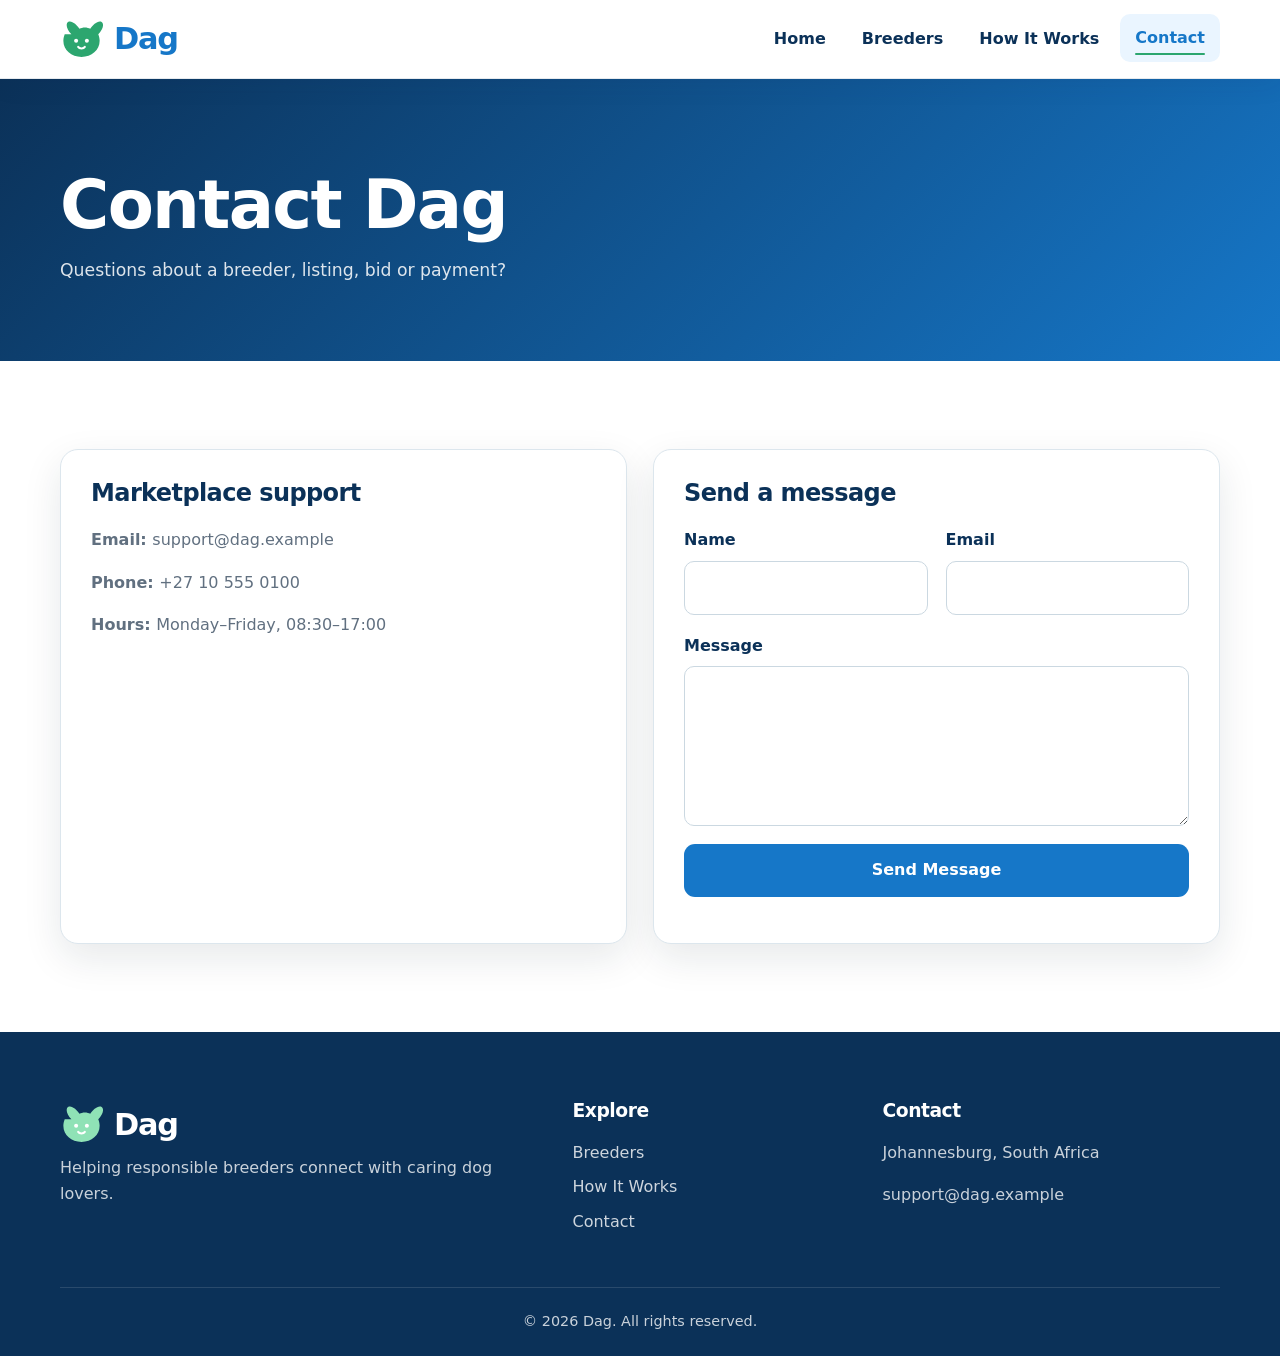
<file: contact.html>
<!DOCTYPE html>
<html lang="en">
 <head>
  <meta charset="utf-8"/>
  <meta content="width=device-width,initial-scale=1" name="viewport"/>
  <meta content="Dag dog marketplace" name="description"/>
  <title>
   Contact | Dag
  </title>
  <link href="assets/styles.css" rel="stylesheet"/>
 </head>
 <body>
  <div data-site-header="">
  </div>
  <main>
   <section class="page-banner">
    <div class="container">
     <h1>
      Contact Dag
     </h1>
     <p>
      Questions about a breeder, listing, bid or payment?
     </p>
    </div>
   </section>
   <section class="section">
    <div class="container">
     <div class="details-grid">
      <div class="info-box">
       <h2>
        Marketplace support
       </h2>
       <p>
        <strong>
         Email:
        </strong>
        support@dag.example
       </p>
       <p>
        <strong>
         Phone:
        </strong>
        +27 10 555 0100
       </p>
       <p>
        <strong>
         Hours:
        </strong>
        Monday–Friday, 08:30–17:00
       </p>
      </div>
      <form class="info-box contact-form" onsubmit="event.preventDefault();document.getElementById('contactNotice').textContent='Thank you. This demo form is ready to connect to your email service.'">
       <h2>
        Send a message
       </h2>
       <div class="form-grid">
        <div class="form-group">
         <label>
          Name
         </label>
         <input required=""/>
        </div>
        <div class="form-group">
         <label>
          Email
         </label>
         <input required="" type="email"/>
        </div>
        <div class="form-group full">
         <label>
          Message
         </label>
         <textarea required="" rows="5"></textarea>
        </div>
        <div class="form-group full">
         <button class="btn btn-primary">
          Send Message
         </button>
        </div>
       </div>
       <p class="notice" id="contactNotice">
       </p>
      </form>
     </div>
    </div>
   </section>
  </main>
  <div data-site-footer="">
  </div>
  <script src="assets/components.js">
  </script>
  <script>
   renderLayout('contact')
  </script>
  <script src="assets/script.js">
  </script>
 </body>
</html>
</file>
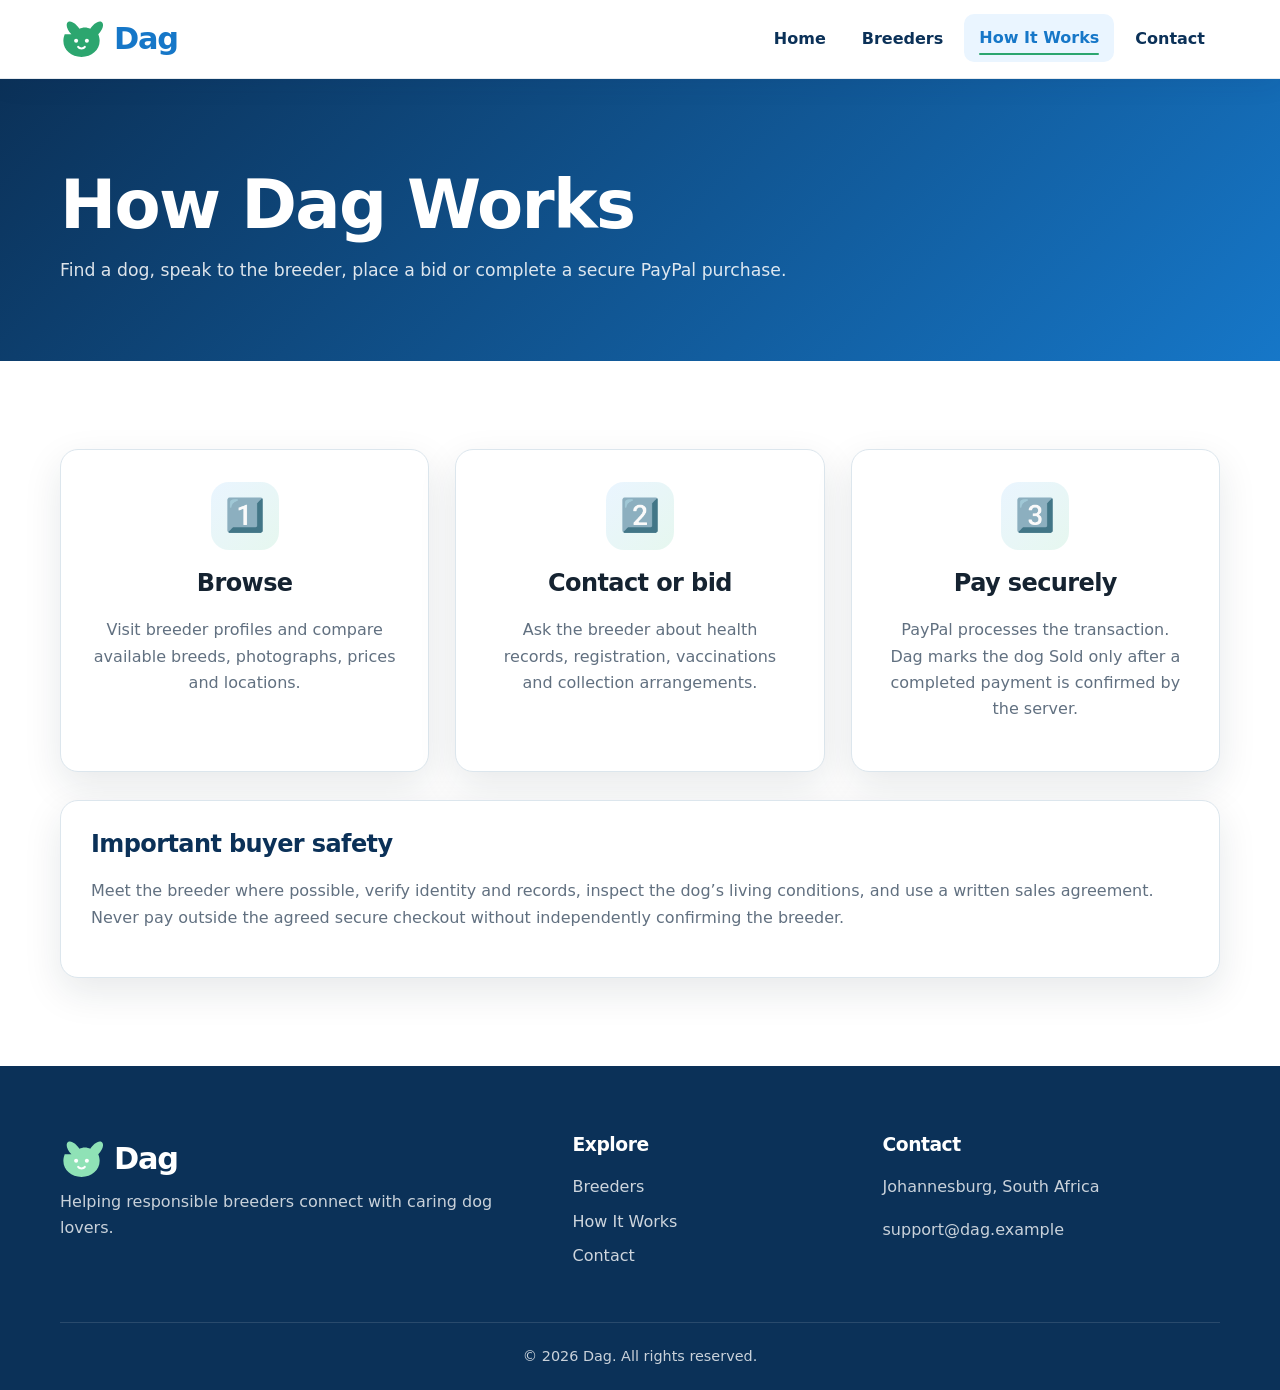
<file: how-it-works.html>
<!DOCTYPE html>
<html lang="en">
 <head>
  <meta charset="utf-8"/>
  <meta content="width=device-width,initial-scale=1" name="viewport"/>
  <meta content="Dag dog marketplace" name="description"/>
  <title>
   How It Works | Dag
  </title>
  <link href="assets/styles.css" rel="stylesheet"/>
 </head>
 <body>
  <div data-site-header="">
  </div>
  <main>
   <section class="page-banner">
    <div class="container">
     <h1>
      How Dag Works
     </h1>
     <p>
      Find a dog, speak to the breeder, place a bid or complete a secure PayPal purchase.
     </p>
    </div>
   </section>
   <section class="section">
    <div class="container">
     <div class="grid grid-3">
      <article class="card feature-card">
       <div class="icon">
        1️⃣
       </div>
       <h2>
        Browse
       </h2>
       <p>
        Visit breeder profiles and compare available breeds, photographs, prices and locations.
       </p>
      </article>
      <article class="card feature-card">
       <div class="icon">
        2️⃣
       </div>
       <h2>
        Contact or bid
       </h2>
       <p>
        Ask the breeder about health records, registration, vaccinations and collection arrangements.
       </p>
      </article>
      <article class="card feature-card">
       <div class="icon">
        3️⃣
       </div>
       <h2>
        Pay securely
       </h2>
       <p>
        PayPal processes the transaction. Dag marks the dog Sold only after a completed payment is confirmed by the server.
       </p>
      </article>
     </div>
     <div class="info-box" style="margin-top:28px">
      <h2>
       Important buyer safety
      </h2>
      <p>
       Meet the breeder where possible, verify identity and records, inspect the dog’s living conditions, and use a written sales agreement. Never pay outside the agreed secure checkout without independently confirming the breeder.
      </p>
     </div>
    </div>
   </section>
  </main>
  <div data-site-footer="">
  </div>
  <script src="assets/components.js">
  </script>
  <script>
   renderLayout('how')
  </script>
  <script src="assets/script.js">
  </script>
 </body>
</html>
</file>
<file: assets/styles.css>
:root {
  --blue: #1677c8;
  --blue-dark: #0b3158;
  --blue-soft: #eaf5ff;
  --green: #2ca66f;
  --green-dark: #1f7d54;
  --white: #ffffff;
  --black: #152331;
  --muted: #617080;
  --surface: #ffffff;
  --surface-alt: #f4f8fb;
  --border: #dce6ed;
  --shadow: 0 14px 38px rgba(21, 35, 49, .10);
  --shadow-hover: 0 22px 54px rgba(21, 35, 49, .18);
  --radius: 18px;
  --transition: 220ms ease;
}

* { box-sizing: border-box; }
html { scroll-behavior: smooth; }
body { margin: 0; color: var(--black); background: var(--white); font-family: Inter, ui-sans-serif, system-ui, -apple-system, BlinkMacSystemFont, "Segoe UI", sans-serif; line-height: 1.65; -webkit-font-smoothing: antialiased; }
body.modal-open { overflow: hidden; }
img { display: block; max-width: 100%; }
a { color: inherit; }
button, input, textarea { font: inherit; }
button { cursor: pointer; }
h1, h2, h3 { margin-top: 0; line-height: 1.15; letter-spacing: -.025em; }
p { margin-top: 0; }
.container { width: min(1160px, calc(100% - 40px)); margin-inline: auto; }

/* White navigation */
.site-header { position: sticky; top: 0; z-index: 1000; background: rgba(255,255,255,.97); border-bottom: 1px solid rgba(11,49,88,.10); box-shadow: 0 6px 24px rgba(11,49,88,.07); backdrop-filter: blur(14px); }
.nav-wrap { min-height: 78px; display: flex; align-items: center; justify-content: space-between; gap: 24px; }
.brand { display: inline-flex; align-items: center; gap: 11px; text-decoration: none; font-weight: 900; }
.brand-logo { width: 43px; height: 43px; color: var(--green); flex: 0 0 auto; transition: transform var(--transition); }
.brand:hover .brand-logo { transform: rotate(-5deg) scale(1.06); }
.brand-name { color: var(--blue); font-size: clamp(1.45rem, 3vw, 1.9rem); letter-spacing: -.04em; }
.site-nav { display: flex; align-items: center; gap: 6px; }
.site-nav a { position: relative; padding: 11px 15px; border-radius: 10px; color: var(--blue-dark); font-weight: 750; text-decoration: none; transition: color var(--transition), background var(--transition), transform var(--transition); }
.site-nav a:hover, .site-nav a.active { color: var(--blue); background: var(--blue-soft); transform: translateY(-1px); }
.site-nav a::after { content: ""; position: absolute; left: 15px; right: 15px; bottom: 7px; height: 2px; border-radius: 99px; background: var(--green); transform: scaleX(0); transform-origin: center; transition: transform var(--transition); }
.site-nav a:hover::after, .site-nav a.active::after { transform: scaleX(1); }
.menu-toggle { display: none; width: 46px; height: 42px; padding: 10px; border: 1px solid var(--border); border-radius: 11px; background: var(--white); }
.menu-toggle span { display: block; height: 2px; margin: 5px 0; background: var(--blue-dark); transition: var(--transition); }
.menu-toggle.open span:nth-child(1) { transform: translateY(7px) rotate(45deg); }
.menu-toggle.open span:nth-child(2) { opacity: 0; }
.menu-toggle.open span:nth-child(3) { transform: translateY(-7px) rotate(-45deg); }

.hero { min-height: 620px; display: grid; align-items: center; position: relative; isolation: isolate; overflow: hidden; color: var(--white); background: linear-gradient(90deg, rgba(5,31,56,.92) 0%, rgba(9,66,106,.76) 46%, rgba(20,112,86,.38) 100%), url('hero.jpg') center/cover no-repeat, linear-gradient(135deg, var(--blue-dark), var(--green)); }
.hero::after { content: ""; position: absolute; inset: 0; z-index: -1; background: radial-gradient(circle at 78% 20%, rgba(255,255,255,.18), transparent 27%); }
.hero-content { padding-block: 110px; }
.hero-content > * { max-width: 700px; }
.eyebrow { display: inline-block; margin-bottom: 20px; padding: 8px 14px; border: 1px solid rgba(255,255,255,.35); border-radius: 999px; background: rgba(255,255,255,.11); font-weight: 800; text-transform: uppercase; letter-spacing: .08em; font-size: .78rem; }
.hero h1 { margin-bottom: 20px; font-size: clamp(3rem, 7vw, 5.8rem); }
.hero h1 span { color: #8fe2b6; }
.hero p { font-size: clamp(1.05rem, 2vw, 1.25rem); color: rgba(255,255,255,.9); }

.page-banner { padding: 88px 0 76px; color: var(--white); background: linear-gradient(135deg, var(--blue-dark), var(--blue)); }
.breeders-banner { background: linear-gradient(120deg, var(--blue-dark) 0%, var(--blue) 48%, var(--green) 100%); }
.page-banner h1 { margin-bottom: 12px; font-size: clamp(2.4rem, 6vw, 4.2rem); }
.page-banner p { margin-bottom: 0; max-width: 760px; font-size: 1.08rem; color: rgba(255,255,255,.86); }
.section { padding: 88px 0; }
.section.alt { background: var(--surface-alt); }
.section-title { max-width: 720px; margin: 0 auto 42px; text-align: center; }
.section-title h2 { margin-bottom: 12px; font-size: clamp(2rem, 4vw, 3rem); color: var(--blue-dark); }
.section-title p { color: var(--muted); }
.grid, .breed-grid, .details-grid { display: grid; gap: 26px; }
.grid-3, .breed-grid { grid-template-columns: repeat(3, minmax(0,1fr)); }
.details-grid { grid-template-columns: repeat(2, minmax(0,1fr)); }

/* Professional hover effects on every card and information panel */
.card, .info-box, .profile-header { position: relative; overflow: hidden; border: 1px solid var(--border); border-radius: var(--radius); background: var(--surface); box-shadow: var(--shadow); transition: transform var(--transition), box-shadow var(--transition), border-color var(--transition); }
.card::before, .info-box::before { content: ""; position: absolute; inset: 0 0 auto; height: 4px; background: linear-gradient(90deg, var(--blue), var(--green)); transform: scaleX(0); transform-origin: left; transition: transform var(--transition); z-index: 2; }
.card:hover, .info-box:hover, .profile-header:hover { transform: translateY(-8px); box-shadow: var(--shadow-hover); border-color: rgba(22,119,200,.28); }
.card:hover::before, .info-box:hover::before { transform: scaleX(1); }
.card img { width: 100%; height: 235px; object-fit: cover; transition: transform 500ms ease, filter 500ms ease; }
.card:hover img { transform: scale(1.045); filter: saturate(1.05) contrast(1.03); }
.card-body { padding: 25px; }
.card-body h2, .card-body h3 { margin: 13px 0 10px; color: var(--blue-dark); }
.card-body p, .feature-card p, .info-box p { color: var(--muted); }
.feature-card { padding: 32px; text-align: center; }
.feature-card .icon { width: 68px; height: 68px; margin: 0 auto 20px; display: grid; place-items: center; border-radius: 18px; background: linear-gradient(135deg, var(--blue-soft), #e6f7ef); font-size: 2rem; transition: transform var(--transition); }
.feature-card:hover .icon { transform: translateY(-4px) rotate(-3deg) scale(1.05); }
.info-box { padding: 30px; }
.info-box h2 { color: var(--blue-dark); }
.profile-header { display: grid; grid-template-columns: 1.15fr .85fr; align-items: center; }
.profile-header > div { padding: 40px; }
.profile-header img { width: 100%; height: 100%; min-height: 390px; object-fit: cover; }
.badge { display: inline-flex; align-items: center; padding: 7px 11px; border-radius: 999px; background: #e8f7ef; color: var(--green-dark); font-size: .78rem; font-weight: 850; letter-spacing: .03em; }
.price { margin: 18px 0; color: var(--blue); font-size: 1.55rem; font-weight: 900; }
.button-row, .dog-actions { display: flex; flex-wrap: wrap; gap: 12px; }

.btn { display: inline-flex; min-height: 46px; align-items: center; justify-content: center; gap: 8px; padding: 11px 18px; border: 2px solid transparent; border-radius: 11px; font-weight: 850; text-decoration: none; transition: transform var(--transition), box-shadow var(--transition), background var(--transition), color var(--transition), border-color var(--transition); }
.btn:hover:not(:disabled) { transform: translateY(-2px); box-shadow: 0 10px 24px rgba(11,49,88,.17); }
.btn:active:not(:disabled) { transform: translateY(0); }
.btn-primary { background: var(--blue); color: var(--white); }
.btn-primary:hover { background: #0f69b2; }
.btn-green { background: var(--green); color: var(--white); }
.btn-green:hover { background: var(--green-dark); }
.btn-outline { border-color: var(--blue); color: var(--blue); background: transparent; }
.btn-outline:hover { background: var(--blue); color: var(--white); }
.btn-paypal { background: #ffc439; color: #173b69; }
.btn-paypal:hover { background: #f4b51e; }
.btn:disabled { cursor: not-allowed; opacity: .58; }
.sold { opacity: .78; }
.sold::after { content: "SOLD"; position: absolute; top: 20px; right: -44px; width: 170px; padding: 8px; color: var(--white); background: #b3261e; text-align: center; font-weight: 900; transform: rotate(40deg); z-index: 3; }

.form-grid { display: grid; grid-template-columns: repeat(2,minmax(0,1fr)); gap: 18px; }
.form-group { display: grid; gap: 7px; }
.form-group.full { grid-column: 1 / -1; }
label { font-weight: 800; color: var(--blue-dark); }
input, textarea { width: 100%; padding: 13px 14px; border: 1px solid #cbd8e1; border-radius: 10px; color: var(--black); background: var(--white); transition: border-color var(--transition), box-shadow var(--transition); }
input:focus, textarea:focus { outline: none; border-color: var(--blue); box-shadow: 0 0 0 4px rgba(22,119,200,.12); }
.notice { margin-top: 16px; color: var(--green-dark); font-weight: 750; }

.modal { position: fixed; inset: 0; z-index: 2000; display: none; place-items: center; padding: 20px; background: rgba(7,25,42,.72); backdrop-filter: blur(7px); }
.modal.show { display: grid; }
.modal-card { position: relative; width: min(620px,100%); max-height: 90vh; overflow-y: auto; padding: 34px; border-radius: var(--radius); background: var(--white); box-shadow: 0 28px 90px rgba(0,0,0,.3); animation: modalIn 180ms ease-out; }
.modal-close { position: absolute; top: 14px; right: 14px; width: 40px; height: 40px; border: 0; border-radius: 50%; background: var(--surface-alt); color: var(--blue-dark); font-size: 1.6rem; }
#paypalButtons { display: grid; gap: 12px; }
@keyframes modalIn { from { opacity: 0; transform: translateY(12px) scale(.98); } }

.site-footer { padding-top: 68px; color: rgba(255,255,255,.78); background: var(--blue-dark); }
.footer-grid { display: grid; grid-template-columns: 1.4fr .8fr 1fr; gap: 40px; }
.site-footer h3 { color: var(--white); }
.site-footer a:not(.brand) { display: block; width: fit-content; margin: 8px 0; color: rgba(255,255,255,.8); text-decoration: none; transition: color var(--transition), transform var(--transition); }
.site-footer a:not(.brand):hover { color: #8fe2b6; transform: translateX(4px); }
.footer-brand .brand-name { color: var(--white); }
.footer-brand .brand-logo { color: #8fe2b6; }
.footer-bottom { margin-top: 44px; padding: 22px 0; border-top: 1px solid rgba(255,255,255,.12); text-align: center; font-size: .9rem; }

@media (max-width: 900px) {
  .grid-3, .breed-grid { grid-template-columns: repeat(2,minmax(0,1fr)); }
  .profile-header { grid-template-columns: 1fr; }
  .profile-header img { min-height: 320px; }
}

@media (max-width: 720px) {
  .container { width: min(100% - 28px, 1160px); }
  .nav-wrap { min-height: 70px; }
  .menu-toggle { display: block; }
  .site-nav { position: absolute; top: calc(100% + 1px); left: 14px; right: 14px; display: grid; gap: 5px; padding: 12px; border: 1px solid var(--border); border-radius: 0 0 16px 16px; background: var(--white); box-shadow: var(--shadow); opacity: 0; visibility: hidden; transform: translateY(-8px); transition: var(--transition); }
  .site-nav.open { opacity: 1; visibility: visible; transform: translateY(0); }
  .site-nav a { width: 100%; }
  .hero { min-height: 540px; background-position: 62% center; }
  .hero-content { padding-block: 82px; }
  .section { padding: 68px 0; }
  .grid-3, .breed-grid, .details-grid, .footer-grid { grid-template-columns: 1fr; }
  .form-grid { grid-template-columns: 1fr; }
  .form-group.full { grid-column: auto; }
  .card img { height: 230px; }
  .dog-actions .btn { width: 100%; }
  .profile-header > div { padding: 28px; }
}

@media (max-width: 420px) {
  .brand-logo { width: 38px; height: 38px; }
  .hero h1 { font-size: 2.65rem; }
  .button-row .btn { width: 100%; }
  .card-body, .feature-card, .info-box, .modal-card { padding: 23px; }
  .page-banner { padding: 68px 0 60px; }
}

@media (prefers-reduced-motion: reduce) {
  *, *::before, *::after { scroll-behavior: auto !important; animation-duration: .01ms !important; animation-iteration-count: 1 !important; transition-duration: .01ms !important; }
}

/* MOBILE-ONLY RESPONSIVE SAFEGUARDS — no desktop styling or content changes */
@media (max-width: 720px) {
  html, body { max-width: 100%; overflow-x: hidden; }
  .container { width: calc(100% - 28px); }
  .nav-wrap { position: relative; }
  .site-nav { max-height: calc(100vh - 72px); overflow-y: auto; }
  .hero { min-height: 520px; background-position: 62% center; }
  .hero-content { padding-block: 72px; }
  .hero-content > * { max-width: 100%; }
  .hero h1, .page-banner h1, .section-title h2 { overflow-wrap: anywhere; }
  .grid, .breed-grid, .details-grid, .footer-grid, .profile-header, .form-grid { min-width: 0; }
  .grid-3, .breed-grid, .details-grid, .footer-grid, .form-grid { grid-template-columns: minmax(0, 1fr); }
  .card, .info-box, .profile-header, .form-group { min-width: 0; }
  .card img, .profile-header img { width: 100%; }
  .profile-header img { min-height: 260px; max-height: 360px; }
  .button-row, .dog-actions { width: 100%; }
  .button-row .btn, .dog-actions .btn { width: 100%; }
  input, textarea, select, button { max-width: 100%; }
  .modal { padding: 12px; }
  .modal-card { width: 100%; max-height: calc(100vh - 24px); padding: 24px 18px; }
  .site-footer { overflow: hidden; }
}

@media (max-width: 420px) {
  .container { width: calc(100% - 22px); }
  .section { padding-block: 56px; }
  .hero { min-height: 500px; }
  .hero-content { padding-block: 62px; }
  .hero h1 { font-size: clamp(2.25rem, 13vw, 2.8rem); }
  .page-banner { padding-block: 60px 54px; }
  .page-banner h1 { font-size: clamp(2rem, 12vw, 2.7rem); }
  .card-body, .feature-card, .info-box, .profile-header > div { padding: 22px; }
  .card img { height: 215px; }
  .brand-name { font-size: 1.45rem; }
}
</file>
